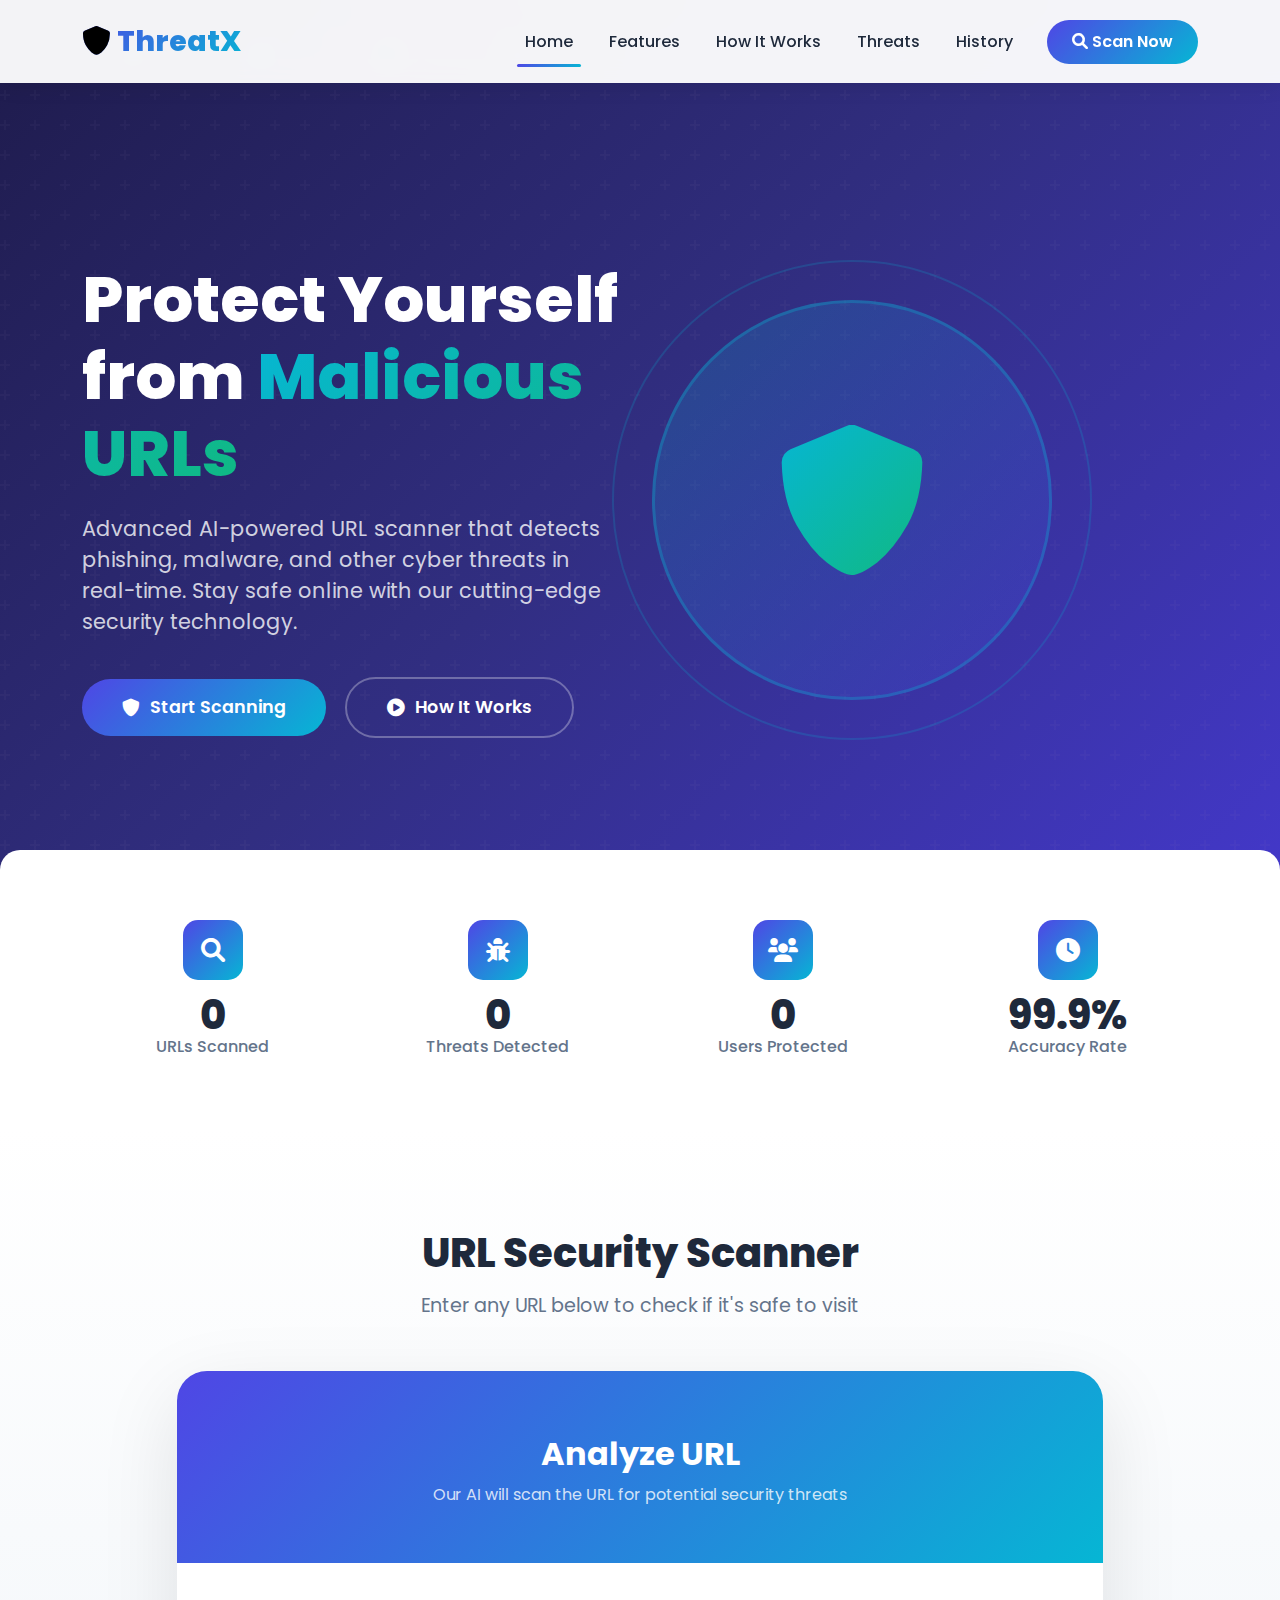
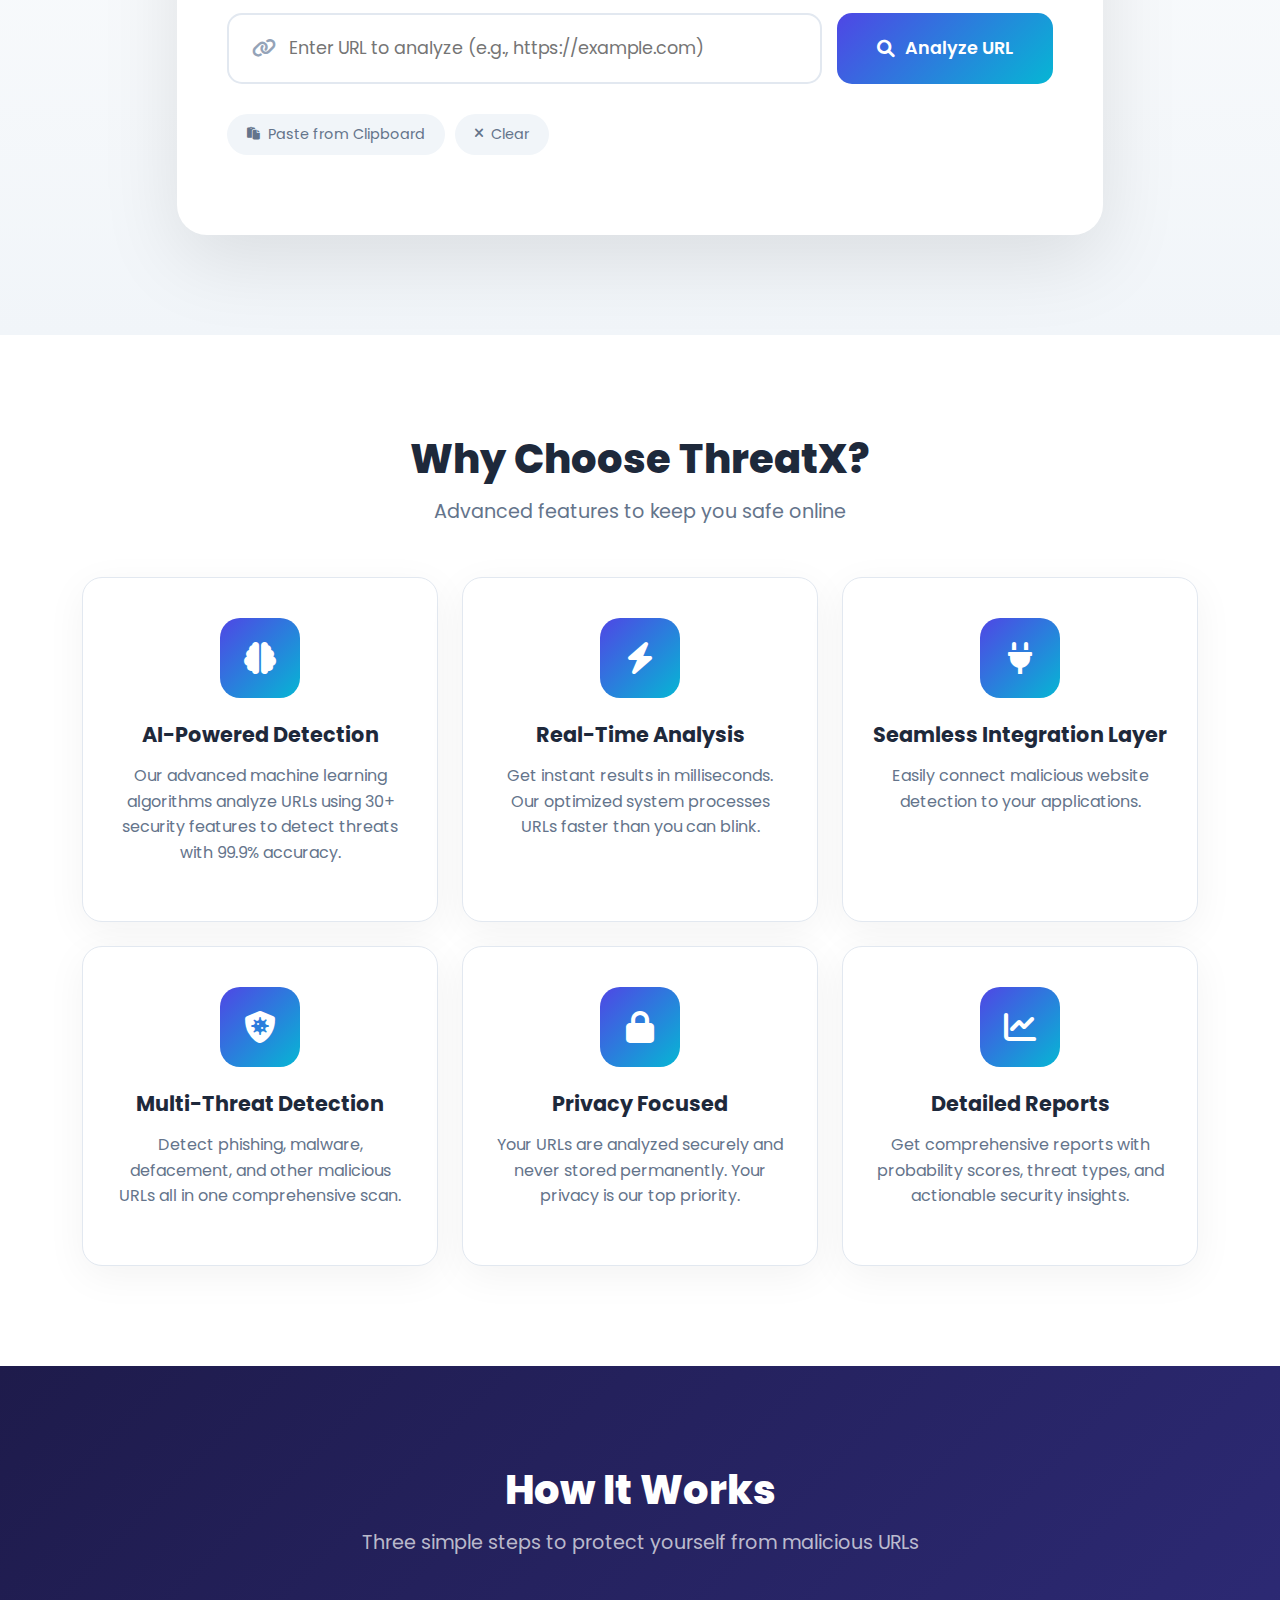
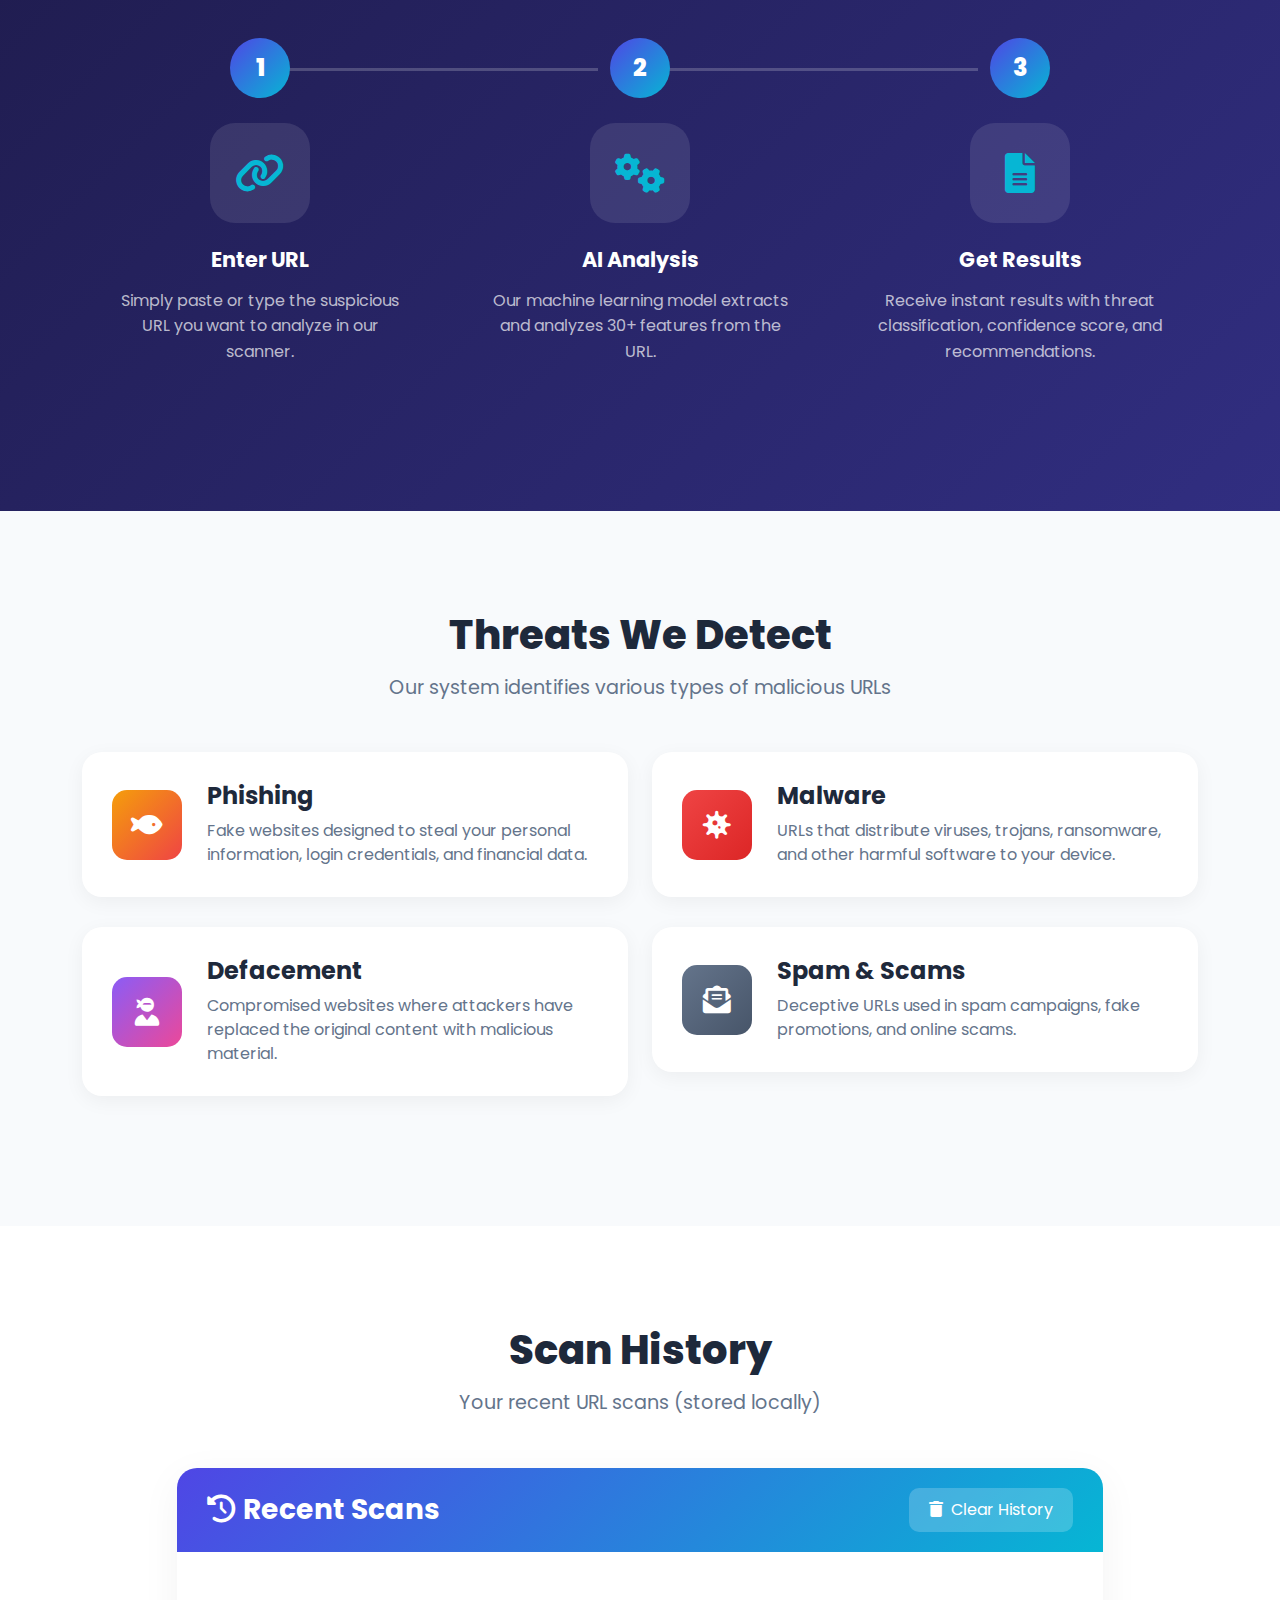
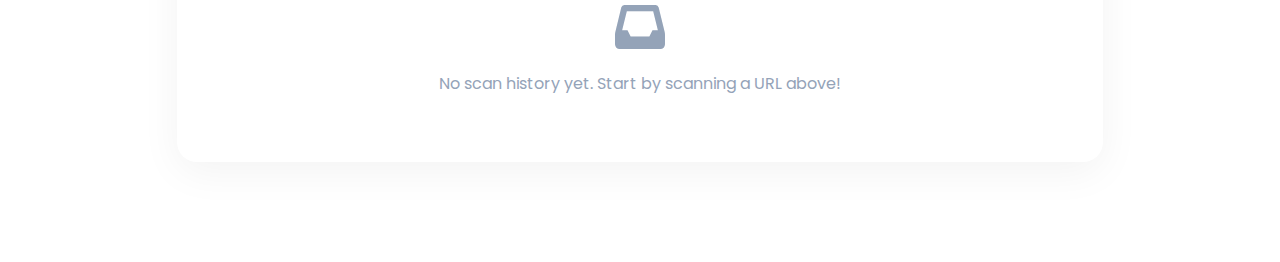
<file: Downloads/Malicious-Webpage-Detection-main/Malicious-Webpage-Detection-main/templates/index.html>
<!DOCTYPE html>
<html lang="en">
<head>
    <meta charset="UTF-8">
    <meta name="viewport" content="width=device-width, initial-scale=1.0">
    <title>SecureLink - Malicious URL Detector</title>
    <link href="https://cdn.jsdelivr.net/npm/bootstrap@5.1.3/dist/css/bootstrap.min.css" rel="stylesheet">
    <link href="https://cdnjs.cloudflare.com/ajax/libs/font-awesome/6.0.0/css/all.min.css" rel="stylesheet">
    <link href="https://fonts.googleapis.com/css2?family=Poppins:wght@300;400;500;600;700;800&display=swap" rel="stylesheet">
    
    <style>
        :root {
            --primary-color: #4f46e5;
            --primary-dark: #3730a3;
            --secondary-color: #06b6d4;
            --danger-color: #ef4444;
            --success-color: #10b981;
            --warning-color: #f59e0b;
            --dark-color: #1e293b;
            --light-color: #f8fafc;
            --gradient-primary: linear-gradient(135deg, #4f46e5 0%, #06b6d4 100%);
            --gradient-danger: linear-gradient(135deg, #ef4444 0%, #f97316 100%);
            --gradient-success: linear-gradient(135deg, #10b981 0%, #34d399 100%);
        }

        * {
            margin: 0;
            padding: 0;
            box-sizing: border-box;
        }

        body {
            font-family: 'Poppins', sans-serif;
            background-color: var(--light-color);
            overflow-x: hidden;
        }

        /* Custom Scrollbar */
        ::-webkit-scrollbar {
            width: 10px;
        }

        ::-webkit-scrollbar-track {
            background: var(--light-color);
        }

        ::-webkit-scrollbar-thumb {
            background: var(--primary-color);
            border-radius: 5px;
        }

        /* Navigation */
        .navbar {
            background: rgba(255, 255, 255, 0.95);
            backdrop-filter: blur(10px);
            box-shadow: 0 2px 20px rgba(0, 0, 0, 0.1);
            padding: 15px 0;
            transition: all 0.3s ease;
            z-index: 1000;
        }

        .navbar.scrolled {
            padding: 10px 0;
            background: rgba(255, 255, 255, 0.98);
        }

        .navbar-brand {
            font-weight: 800;
            font-size: 1.8rem;
            background: var(--gradient-primary);
            -webkit-background-clip: text;
            -webkit-text-fill-color: transparent;
            background-clip: text;
        }

        .navbar-brand i {
            color: 663399;
            -webkit-text-fill-color: initial;
        }

        .nav-link {
            font-weight: 500;
            color: var(--dark-color) !important;
            margin: 0 10px;
            position: relative;
            transition: all 0.3s ease;
        }

        .nav-link::after {
            content: '';
            position: absolute;
            width: 0;
            height: 3px;
            bottom: -5px;
            left: 50%;
            background: var(--gradient-primary);
            transition: all 0.3s ease;
            transform: translateX(-50%);
            border-radius: 2px;
        }

        .nav-link:hover::after,
        .nav-link.active::after {
            width: 100%;
        }

        .nav-link:hover {
            color: var(--primary-color) !important;
        }

        .btn-nav {
            background: var(--gradient-primary);
            color: white !important;
            padding: 10px 25px !important;
            border-radius: 50px;
            font-weight: 600;
            transition: all 0.3s ease;
            border: none;
        }

        .btn-nav:hover {
            transform: translateY(-2px);
            box-shadow: 0 10px 30px rgba(79, 70, 229, 0.4);
        }

        /* Hero Section */
        .hero-section {
            background: linear-gradient(135deg, #1e1b4b 0%, #312e81 50%, #4338ca 100%);
            min-height: 100vh;
            display: flex;
            align-items: center;
            position: relative;
            overflow: hidden;
            padding-top: 100px;
        }

        .hero-section::before {
            content: '';
            position: absolute;
            top: 0;
            left: 0;
            right: 0;
            bottom: 0;
            background: url("data:image/svg+xml,%3Csvg width='60' height='60' viewBox='0 0 60 60' xmlns='http://www.w3.org/2000/svg'%3E%3Cg fill='none' fill-rule='evenodd'%3E%3Cg fill='%239C92AC' fill-opacity='0.05'%3E%3Cpath d='M36 34v-4h-2v4h-4v2h4v4h2v-4h4v-2h-4zm0-30V0h-2v4h-4v2h4v4h2V6h4V4h-4zM6 34v-4H4v4H0v2h4v4h2v-4h4v-2H6zM6 4V0H4v4H0v2h4v4h2V6h4V4H6z'/%3E%3C/g%3E%3C/g%3E%3C/svg%3E");
        }

        .hero-content {
            position: relative;
            z-index: 2;
        }

        .hero-title {
            font-size: 4rem;
            font-weight: 800;
            color: white;
            line-height: 1.2;
            margin-bottom: 20px;
            animation: fadeInUp 1s ease;
        }

        .hero-title span {
            background: linear-gradient(135deg, #06b6d4 0%, #10b981 100%);
            -webkit-background-clip: text;
            -webkit-text-fill-color: transparent;
            background-clip: text;
        }

        .hero-subtitle {
            font-size: 1.3rem;
            color: rgba(255, 255, 255, 0.8);
            margin-bottom: 40px;
            animation: fadeInUp 1s ease 0.2s both;
        }

        .hero-buttons {
            animation: fadeInUp 1s ease 0.4s both;
        }

        .btn-hero-primary {
            background: var(--gradient-primary);
            color: white;
            padding: 15px 40px;
            border-radius: 50px;
            font-weight: 600;
            font-size: 1.1rem;
            border: none;
            transition: all 0.3s ease;
            display: inline-flex;
            align-items: center;
            gap: 10px;
            text-decoration: none;
        }

        .btn-hero-primary:hover {
            transform: translateY(-3px);
            box-shadow: 0 20px 40px rgba(79, 70, 229, 0.4);
            color: white;
        }

        .btn-hero-secondary {
            background: transparent;
            color: white;
            padding: 15px 40px;
            border-radius: 50px;
            font-weight: 600;
            font-size: 1.1rem;
            border: 2px solid rgba(255, 255, 255, 0.3);
            transition: all 0.3s ease;
            display: inline-flex;
            align-items: center;
            gap: 10px;
            margin-left: 15px;
            text-decoration: none;
        }

        .btn-hero-secondary:hover {
            background: rgba(255, 255, 255, 0.1);
            border-color: white;
            color: white;
        }

        .hero-image {
            animation: float 6s ease-in-out infinite;
        }

        .hero-shield {
            width: 400px;
            height: 400px;
            background: linear-gradient(135deg, rgba(6, 182, 212, 0.2) 0%, rgba(79, 70, 229, 0.2) 100%);
            border-radius: 50%;
            display: flex;
            align-items: center;
            justify-content: center;
            position: relative;
        }

        .hero-shield i {
            font-size: 150px;
            background: linear-gradient(135deg, #06b6d4 0%, #10b981 100%);
            -webkit-background-clip: text;
            -webkit-text-fill-color: transparent;
            background-clip: text;
        }

        .hero-shield::before {
            content: '';
            position: absolute;
            width: 100%;
            height: 100%;
            border: 3px solid rgba(6, 182, 212, 0.3);
            border-radius: 50%;
            animation: pulse-ring 2s infinite;
        }

        .hero-shield::after {
            content: '';
            position: absolute;
            width: 120%;
            height: 120%;
            border: 2px solid rgba(6, 182, 212, 0.2);
            border-radius: 50%;
            animation: pulse-ring 2s infinite 0.5s;
        }

        /* Floating particles */
        .particles {
            position: absolute;
            width: 100%;
            height: 100%;
            overflow: hidden;
        }

        .particle {
            position: absolute;
            width: 10px;
            height: 10px;
            background: rgba(6, 182, 212, 0.5);
            border-radius: 50%;
            animation: particleFloat 15s infinite;
        }

        .particle:nth-child(1) { left: 10%; animation-delay: 0s; }
        .particle:nth-child(2) { left: 20%; animation-delay: 2s; }
        .particle:nth-child(3) { left: 30%; animation-delay: 4s; }
        .particle:nth-child(4) { left: 40%; animation-delay: 6s; }
        .particle:nth-child(5) { left: 50%; animation-delay: 8s; }
        .particle:nth-child(6) { left: 60%; animation-delay: 10s; }
        .particle:nth-child(7) { left: 70%; animation-delay: 12s; }
        .particle:nth-child(8) { left: 80%; animation-delay: 14s; }

        @keyframes particleFloat {
            0%, 100% { transform: translateY(100vh) rotate(0deg); opacity: 0; }
            10% { opacity: 1; }
            90% { opacity: 1; }
            100% { transform: translateY(-100vh) rotate(720deg); opacity: 0; }
        }

        /* Stats Section */
        .stats-section {
            background: white;
            padding: 40px 0;
            margin-top: -50px;
            position: relative;
            z-index: 10;
            border-radius: 20px 20px 0 0;
        }

        .stat-card {
            text-align: center;
            padding: 30px;
            border-right: 1px solid #e5e7eb;
            transition: all 0.3s ease;
        }

        .stat-card:last-child {
            border-right: none;
        }

        .stat-card:hover {
            transform: translateY(-5px);
        }

        .stat-icon {
            width: 60px;
            height: 60px;
            background: var(--gradient-primary);
            border-radius: 15px;
            display: flex;
            align-items: center;
            justify-content: center;
            margin: 0 auto 15px;
        }

        .stat-icon i {
            font-size: 24px;
            color: white;
        }

        .stat-number {
            font-size: 2.5rem;
            font-weight: 800;
            color: var(--dark-color);
            line-height: 1;
        }

        .stat-label {
            color: #64748b;
            font-weight: 500;
        }

        /* Scanner Section */
        .scanner-section {
            padding: 100px 0;
            background: linear-gradient(180deg, #ffffff 0%, #f1f5f9 100%);
        }

        .section-title {
            font-size: 2.5rem;
            font-weight: 800;
            color: var(--dark-color);
            text-align: center;
            margin-bottom: 15px;
        }

        .section-subtitle {
            color: #64748b;
            text-align: center;
            font-size: 1.2rem;
            margin-bottom: 50px;
        }

        .scanner-card {
            background: white;
            border-radius: 30px;
            box-shadow: 0 25px 80px rgba(0, 0, 0, 0.1);
            overflow: hidden;
            transition: all 0.3s ease;
        }

        .scanner-card:hover {
            transform: translateY(-10px);
            box-shadow: 0 35px 100px rgba(0, 0, 0, 0.15);
        }

        .scanner-header {
            background: var(--gradient-primary);
            padding: 40px;
            text-align: center;
            position: relative;
            overflow: hidden;
        }

        .scanner-header::before {
            content: '';
            position: absolute;
            top: -50%;
            left: -50%;
            width: 200%;
            height: 200%;
        }

        @keyframes rotate {
            from { transform: rotate(0deg); }
            to { transform: rotate(360deg); }
        }

        .scanner-header h2 {
            color: white;
            font-size: 2rem;
            font-weight: 700;
            margin-bottom: 10px;
            position: relative;
            z-index: 2;
        }

        .scanner-header p {
            color: rgba(255, 255, 255, 0.8);
            position: relative;
            z-index: 2;
        }

        .scanner-body {
            padding: 50px;
        }

        .url-input-group {
            display: flex;
            gap: 15px;
            margin-bottom: 30px;
        }

        .url-input-wrapper {
            flex: 1;
            position: relative;
        }

        .url-input-wrapper i {
            position: absolute;
            left: 25px;
            top: 50%;
            transform: translateY(-50%);
            color: #94a3b8;
            font-size: 1.2rem;
        }

        .url-input {
            width: 100%;
            padding: 20px 25px 20px 60px;
            border: 2px solid #e2e8f0;
            border-radius: 15px;
            font-size: 1.1rem;
            transition: all 0.3s ease;
        }

        .url-input:focus {
            outline: none;
            border-color: var(--primary-color);
            box-shadow: 0 0 0 4px rgba(79, 70, 229, 0.1);
        }

        .btn-scan {
            background: var(--gradient-primary);
            color: white;
            padding: 20px 40px;
            border: none;
            border-radius: 15px;
            font-size: 1.1rem;
            font-weight: 600;
            cursor: pointer;
            transition: all 0.3s ease;
            display: flex;
            align-items: center;
            gap: 10px;
            white-space: nowrap;
        }

        .btn-scan:hover {
            transform: translateY(-2px);
            box-shadow: 0 15px 40px rgba(79, 70, 229, 0.4);
        }

        .btn-scan:disabled {
            opacity: 0.7;
            cursor: not-allowed;
            transform: none;
        }

        .btn-scan i {
            transition: all 0.3s ease;
        }

        .btn-scan:hover i {
            transform: rotate(90deg);
        }

        /* Quick Actions */
        .quick-actions {
            display: flex;
            gap: 10px;
            flex-wrap: wrap;
            margin-bottom: 30px;
        }

        .quick-action-btn {
            background: #f1f5f9;
            border: none;
            padding: 10px 20px;
            border-radius: 50px;
            font-size: 0.9rem;
            color: #64748b;
            cursor: pointer;
            transition: all 0.3s ease;
            display: flex;
            align-items: center;
            gap: 8px;
        }

        .quick-action-btn:hover {
            background: var(--primary-color);
            color: white;
            transform: translateY(-2px);
        }

        .quick-action-btn i {
            font-size: 0.8rem;
        }

        /* Loading State */
        .loading-container {
            display: none;
            text-align: center;
            padding: 40px;
        }

        .loading-spinner {
            width: 80px;
            height: 80px;
            border: 4px solid #e2e8f0;
            border-top-color: var(--primary-color);
            border-radius: 50%;
            animation: spin 1s linear infinite;
            margin: 0 auto 20px;
        }

        @keyframes spin {
            to { transform: rotate(360deg); }
        }

        .loading-text {
            color: #64748b;
            font-size: 1.1rem;
        }

        .loading-steps {
            margin-top: 20px;
        }

        .loading-step {
            display: flex;
            align-items: center;
            justify-content: center;
            gap: 10px;
            padding: 10px;
            color: #94a3b8;
            transition: all 0.3s ease;
        }

        .loading-step.active {
            color: var(--primary-color);
        }

        .loading-step.completed {
            color: var(--success-color);
        }

        .loading-step i {
            width: 20px;
        }

        /* Result Section */
        .result-container {
            display: none;
            animation: fadeInUp 0.5s ease;
        }

        .result-card {
            background: white;
            border-radius: 20px;
            padding: 40px;
            border: 2px solid transparent;
            transition: all 0.3s ease;
        }

        .result-card.safe {
            border-color: var(--success-color);
            background: linear-gradient(135deg, rgba(16, 185, 129, 0.05) 0%, rgba(52, 211, 153, 0.05) 100%);
        }

        .result-card.danger {
            border-color: var(--danger-color);
            background: linear-gradient(135deg, rgba(239, 68, 68, 0.05) 0%, rgba(249, 115, 22, 0.05) 100%);
            animation: dangerPulse 2s infinite;
        }

        .result-card.warning {
            border-color: var(--warning-color);
            background: linear-gradient(135deg, rgba(245, 158, 11, 0.05) 0%, rgba(251, 191, 36, 0.05) 100%);
        }

        @keyframes dangerPulse {
            0%, 100% { box-shadow: 0 0 0 0 rgba(239, 68, 68, 0.4); }
            50% { box-shadow: 0 0 0 20px rgba(239, 68, 68, 0); }
        }

        .result-header {
            display: flex;
            align-items: center;
            gap: 25px;
            margin-bottom: 30px;
        }

        .result-icon {
            width: 100px;
            height: 100px;
            border-radius: 25px;
            display: flex;
            align-items: center;
            justify-content: center;
        }

        .result-icon.safe {
            background: var(--gradient-success);
        }

        .result-icon.danger {
            background: var(--gradient-danger);
        }

        .result-icon.warning {
            background: linear-gradient(135deg, #f59e0b 0%, #fbbf24 100%);
        }

        .result-icon i {
            font-size: 40px;
            color: white;
        }

        .result-title {
            font-size: 1.8rem;
            font-weight: 700;
            margin-bottom: 5px;
        }

        .result-title.safe { color: var(--success-color); }
        .result-title.danger { color: var(--danger-color); }
        .result-title.warning { color: var(--warning-color); }

        .result-subtitle {
            color: #64748b;
            font-size: 1.1rem;
        }

        .result-stats {
            display: grid;
            grid-template-columns: repeat(3, 1fr);
            gap: 20px;
            margin-bottom: 30px;
        }

        .result-stat {
            background: white;
            padding: 25px;
            border-radius: 15px;
            text-align: center;
            box-shadow: 0 5px 20px rgba(0, 0, 0, 0.05);
            transition: all 0.3s ease;
        }

        .result-stat:hover {
            transform: translateY(-5px);
            box-shadow: 0 10px 30px rgba(0, 0, 0, 0.1);
        }

        .result-stat-label {
            color: #94a3b8;
            font-size: 0.9rem;
            margin-bottom: 10px;
            text-transform: uppercase;
            letter-spacing: 1px;
        }

        .result-stat-value {
            font-size: 1.5rem;
            font-weight: 700;
            color: var(--dark-color);
        }

        .result-stat-value.safe { color: var(--success-color); }
        .result-stat-value.danger { color: var(--danger-color); }

        /* Probability Bar */
        .probability-section {
            margin-top: 30px;
        }

        .probability-title {
            font-size: 1.1rem;
            font-weight: 600;
            color: var(--dark-color);
            margin-bottom: 20px;
        }

        .probability-bar {
            display: flex;
            align-items: center;
            margin-bottom: 15px;
        }

        .probability-label {
            width: 120px;
            font-weight: 500;
            color: #64748b;
        }

        .probability-track {
            flex: 1;
            height: 12px;
            background: #e2e8f0;
            border-radius: 6px;
            overflow: hidden;
            margin: 0 15px;
        }

        .probability-fill {
            height: 100%;
            border-radius: 6px;
            transition: width 1s ease;
        }

        .probability-fill.benign { background: var(--gradient-success); }
        .probability-fill.malicious { background: var(--gradient-danger); }
        .probability-fill.phishing { background: linear-gradient(135deg, #f59e0b 0%, #ef4444 100%); }
        .probability-fill.defacement { background: linear-gradient(135deg, #8b5cf6 0%, #ec4899 100%); }

        .probability-value {
            width: 60px;
            font-weight: 600;
            text-align: right;
            color: var(--dark-color);
        }

        /* URL Details */
        .url-details {
            background: #f8fafc;
            padding: 20px;
            border-radius: 15px;
            margin-top: 20px;
        }

        .url-details-title {
            font-weight: 600;
            color: var(--dark-color);
            margin-bottom: 15px;
            display: flex;
            align-items: center;
            gap: 10px;
        }

        .url-analyzed {
            background: white;
            padding: 15px 20px;
            border-radius: 10px;
            word-break: break-all;
            font-family: monospace;
            color: #64748b;
            display: flex;
            align-items: center;
            justify-content: space-between;
            gap: 15px;
        }

        .btn-copy {
            background: var(--primary-color);
            color: white;
            border: none;
            padding: 10px 20px;
            border-radius: 8px;
            cursor: pointer;
            transition: all 0.3s ease;
            white-space: nowrap;
        }

        .btn-copy:hover {
            background: var(--primary-dark);
        }

        /* Action Buttons */
        .result-actions {
            display: flex;
            gap: 15px;
            margin-top: 30px;
            flex-wrap: wrap;
        }

        .btn-action {
            padding: 15px 30px;
            border-radius: 12px;
            font-weight: 600;
            cursor: pointer;
            transition: all 0.3s ease;
            display: flex;
            align-items: center;
            gap: 10px;
            border: none;
        }

        .btn-action-primary {
            background: var(--gradient-primary);
            color: white;
        }

        .btn-action-primary:hover {
            transform: translateY(-2px);
            box-shadow: 0 10px 30px rgba(79, 70, 229, 0.3);
        }

        .btn-action-secondary {
            background: #f1f5f9;
            color: #64748b;
        }

        .btn-action-secondary:hover {
            background: #e2e8f0;
            transform: translateY(-2px);
        }

        /* Features Section */
        .features-section {
            padding: 100px 0;
            background: white;
        }

        .feature-card {
            background: white;
            padding: 40px 30px;
            border-radius: 20px;
            text-align: center;
            box-shadow: 0 10px 40px rgba(0, 0, 0, 0.05);
            transition: all 0.3s ease;
            height: 100%;
            border: 1px solid #e2e8f0;
        }

        .feature-card:hover {
            transform: translateY(-10px);
            box-shadow: 0 25px 60px rgba(0, 0, 0, 0.1);
            border-color: transparent;
        }

        .feature-icon {
            width: 80px;
            height: 80px;
            background: var(--gradient-primary);
            border-radius: 20px;
            display: flex;
            align-items: center;
            justify-content: center;
            margin: 0 auto 25px;
            transition: all 0.3s ease;
        }

        .feature-card:hover .feature-icon {
            transform: scale(1.1) rotate(5deg);
        }

        .feature-icon i {
            font-size: 32px;
            color: white;
        }

        .feature-title {
            font-size: 1.3rem;
            font-weight: 700;
            color: var(--dark-color);
            margin-bottom: 15px;
        }

        .feature-desc {
            color: #64748b;
            line-height: 1.6;
        }

        /* How It Works Section */
        .how-it-works-section {
            padding: 100px 0;
            background: linear-gradient(135deg, #1e1b4b 0%, #312e81 100%);
            position: relative;
            overflow: hidden;
        }

        .how-it-works-section .section-title {
            color: white;
        }

        .how-it-works-section .section-subtitle {
            color: rgba(255, 255, 255, 0.7);
        }

        .step-card {
            text-align: center;
            padding: 30px;
            position: relative;
        }

        .step-number {
            width: 60px;
            height: 60px;
            background: var(--gradient-primary);
            border-radius: 50%;
            display: flex;
            align-items: center;
            justify-content: center;
            font-size: 1.5rem;
            font-weight: 800;
            color: white;
            margin: 0 auto 25px;
            position: relative;
            z-index: 2;
        }

        .step-connector {
            position: absolute;
            top: 60px;
            left: 55%;
            width: 90%;
            height: 3px;
            background: rgba(255, 255, 255, 0.2);
        }

        .step-icon {
            width: 100px;
            height: 100px;
            background: rgba(255, 255, 255, 0.1);
            border-radius: 25px;
            display: flex;
            align-items: center;
            justify-content: center;
            margin: 0 auto 25px;
            transition: all 0.3s ease;
        }

        .step-card:hover .step-icon {
            background: rgba(255, 255, 255, 0.2);
            transform: scale(1.1);
        }

        .step-icon i {
            font-size: 40px;
            color: #06b6d4;
        }

        .step-title {
            font-size: 1.3rem;
            font-weight: 700;
            color: white;
            margin-bottom: 15px;
        }

        .step-desc {
            color: rgba(255, 255, 255, 0.7);
            line-height: 1.6;
        }

        /* Threat Types Section */
        .threats-section {
            padding: 100px 0;
            background: #f8fafc;
        }

        .threat-card {
            background: white;
            border-radius: 20px;
            padding: 30px;
            margin-bottom: 30px;
            box-shadow: 0 5px 20px rgba(0, 0, 0, 0.05);
            transition: all 0.3s ease;
            display: flex;
            align-items: center;
            gap: 25px;
        }

        .threat-card:hover {
            transform: translateX(10px);
            box-shadow: 0 15px 40px rgba(0, 0, 0, 0.1);
        }

        .threat-icon {
            width: 70px;
            height: 70px;
            border-radius: 15px;
            display: flex;
            align-items: center;
            justify-content: center;
            flex-shrink: 0;
        }

        .threat-icon i {
            font-size: 28px;
            color: white;
        }

        .threat-icon.phishing { background: linear-gradient(135deg, #f59e0b 0%, #ef4444 100%); }
        .threat-icon.malware { background: linear-gradient(135deg, #ef4444 0%, #dc2626 100%); }
        .threat-icon.defacement { background: linear-gradient(135deg, #8b5cf6 0%, #ec4899 100%); }
        .threat-icon.spam { background: linear-gradient(135deg, #64748b 0%, #475569 100%); }

        .threat-content h4 {
            font-weight: 700;
            color: var(--dark-color);
            margin-bottom: 8px;
        }

        .threat-content p {
            color: #64748b;
            margin: 0;
        }

        /* History Section */
        .history-section {
            padding: 100px 0;
            background: white;
        }

        .history-table {
            background: white;
            border-radius: 20px;
            overflow: hidden;
            box-shadow: 0 10px 40px rgba(0, 0, 0, 0.05);
        }

        .history-header {
            background: var(--gradient-primary);
            padding: 20px 30px;
            color: white;
            display: flex;
            justify-content: space-between;
            align-items: center;
        }

        .history-header h3 {
            margin: 0;
            font-weight: 700;
        }

        .btn-clear-history {
            background: rgba(255, 255, 255, 0.2);
            color: white;
            border: none;
            padding: 10px 20px;
            border-radius: 10px;
            cursor: pointer;
            transition: all 0.3s ease;
        }

        .btn-clear-history:hover {
            background: rgba(255, 255, 255, 0.3);
        }

        .history-list {
            max-height: 400px;
            overflow-y: auto;
        }

        .history-item {
            display: flex;
            align-items: center;
            padding: 20px 30px;
            border-bottom: 1px solid #e2e8f0;
            transition: all 0.3s ease;
            cursor: pointer;
        }

        .history-item:hover {
            background: #f8fafc;
        }

        .history-item:last-child {
            border-bottom: none;
        }

        .history-status {
            width: 12px;
            height: 12px;
            border-radius: 50%;
            margin-right: 20px;
        }

        .history-status.safe { background: var(--success-color); }
        .history-status.danger { background: var(--danger-color); }

        .history-url {
            flex: 1;
            font-family: monospace;
            color: #64748b;
            white-space: nowrap;
            overflow: hidden;
            text-overflow: ellipsis;
        }

        .history-result {
            font-weight: 600;
            margin-left: 20px;
        }

        .history-result.safe { color: var(--success-color); }
        .history-result.danger { color: var(--danger-color); }

        .history-time {
            color: #94a3b8;
            font-size: 0.9rem;
            margin-left: 20px;
        }

        .history-empty {
            padding: 50px;
            text-align: center;
            color: #94a3b8;
        }

        .history-empty i {
            font-size: 50px;
            margin-bottom: 20px;
            display: block;
        }

        /* Footer */
        .footer {
            background: linear-gradient(135deg, #1e1b4b 0%, #312e81 100%);
            padding: 80px 0 30px;
            color: white;
        }

        .footer-brand {
            font-size: 1.8rem;
            font-weight: 800;
            margin-bottom: 15px;
        }

        .footer-brand i {
            color: #06b6d4;
        }

        .footer-desc {
            color: rgba(255, 255, 255, 0.7);
            margin-bottom: 25px;
            line-height: 1.8;
        }

        .footer-social {
            display: flex;
            gap: 15px;
        }

        .footer-social a {
            width: 45px;
            height: 45px;
            background: rgba(255, 255, 255, 0.1);
            border-radius: 12px;
            display: flex;
            align-items: center;
            justify-content: center;
            color: white;
            transition: all 0.3s ease;
        }

        .footer-social a:hover {
            background: var(--primary-color);
            transform: translateY(-5px);
        }

        .footer-title {
            font-size: 1.2rem;
            font-weight: 700;
            margin-bottom: 25px;
        }

        .footer-links {
            list-style: none;
            padding: 0;
        }

        .footer-links li {
            margin-bottom: 15px;
        }

        .footer-links a {
            color: rgba(255, 255, 255, 0.7);
            text-decoration: none;
            transition: all 0.3s ease;
            display: flex;
            align-items: center;
            gap: 10px;
        }

        .footer-links a:hover {
            color: white;
            padding-left: 10px;
        }

        .footer-bottom {
            border-top: 1px solid rgba(255, 255, 255, 0.1);
            padding-top: 30px;
            margin-top: 50px;
            text-align: center;
            color: rgba(255, 255, 255, 0.5);
        }

        /* Animations */
        @keyframes fadeInUp {
            from {
                opacity: 0;
                transform: translateY(30px);
            }
            to {
                opacity: 1;
                transform: translateY(0);
            }
        }

        @keyframes float {
            0%, 100% { transform: translateY(0); }
            50% { transform: translateY(-20px); }
        }

        @keyframes pulse-ring {
            0% { transform: scale(1); opacity: 1; }
            100% { transform: scale(1.3); opacity: 0; }
        }

        /* Toast Notification */
        .toast-container {
            position: fixed;
            top: 100px;
            right: 30px;
            z-index: 9999;
        }

        .toast {
            background: white;
            padding: 20px 25px;
            border-radius: 15px;
            box-shadow: 0 10px 40px rgba(0, 0, 0, 0.15);
            display: flex;
            align-items: center;
            gap: 15px;
            margin-bottom: 15px;
            transform: translateX(400px);
            transition: all 0.5s ease;
            min-width: 300px;
        }

        .toast.show {
            transform: translateX(0);
        }

        .toast-icon {
            width: 40px;
            height: 40px;
            border-radius: 10px;
            display: flex;
            align-items: center;
            justify-content: center;
        }

        .toast-icon.success { background: var(--gradient-success); }
        .toast-icon.error { background: var(--gradient-danger); }
        .toast-icon.info { background: var(--gradient-primary); }

        .toast-icon i {
            color: white;
            font-size: 18px;
        }

        .toast-content h4 {
            font-size: 1rem;
            font-weight: 600;
            margin-bottom: 3px;
            color: var(--dark-color);
        }

        .toast-content p {
            font-size: 0.9rem;
            color: #64748b;
            margin: 0;
        }

        /* Mobile Menu */
        .mobile-menu-toggle {
            display: none;
            background: none;
            border: none;
            font-size: 1.5rem;
            color: var(--dark-color);
            cursor: pointer;
        }

        /* Responsive Styles */
        @media (max-width: 991px) {
            .mobile-menu-toggle {
                display: block;
            }

            .navbar-nav {
                display: none;
                position: absolute;
                top: 100%;
                left: 0;
                right: 0;
                background: white;
                padding: 20px;
                box-shadow: 0 10px 30px rgba(0, 0, 0, 0.1);
                flex-direction: column;
            }

            .navbar-nav.active {
                display: flex;
            }

            .nav-link {
                padding: 15px 0;
            }

            .nav-link::after {
                display: none;
            }

            .hero-title {
                font-size: 2.5rem;
            }

            .hero-buttons {
                display: flex;
                flex-direction: column;
                gap: 15px;
            }

            .btn-hero-secondary {
                margin-left: 0;
            }

            .hero-shield {
                width: 250px;
                height: 250px;
            }

            .hero-shield i {
                font-size: 80px;
            }

            .url-input-group {
                flex-direction: column;
            }

            .btn-scan {
                width: 100%;
                justify-content: center;
            }

            .result-stats {
                grid-template-columns: 1fr;
            }

            .stat-card {
                border-right: none;
                border-bottom: 1px solid #e5e7eb;
            }

            .stat-card:last-child {
                border-bottom: none;
            }

            .step-connector {
                display: none;
            }

            .threat-card {
                flex-direction: column;
                text-align: center;
            }
        }

        @media (max-width: 576px) {
            .hero-section {
                padding-top: 80px;
            }

            .scanner-body {
                padding: 30px 20px;
            }

            .scanner-header {
                padding: 30px 20px;
            }

            .result-header {
                flex-direction: column;
                text-align: center;
            }

            .result-actions {
                justify-content: center;
            }
        }
    </style>
</head>
<body>
    <!-- Navigation -->
    <nav class="navbar navbar-expand-lg fixed-top" id="mainNavbar">
        <div class="container">
            <a class="navbar-brand" href="#">
                <i class="fas fa-shield-alt"></i> ThreatX
            </a>
            <button class="mobile-menu-toggle" id="mobileMenuToggle">
                <i class="fas fa-bars"></i>
            </button>
            <ul class="navbar-nav ms-auto align-items-center" id="navbarNav">
                <li class="nav-item">
                    <a class="nav-link active" href="#home">Home</a>
                </li>
                <li class="nav-item">
                    <a class="nav-link" href="#features">Features</a>
                </li>
                <li class="nav-item">
                    <a class="nav-link" href="#how-it-works">How It Works</a>
                </li>
                <li class="nav-item">
                    <a class="nav-link" href="#threats">Threats</a>
                </li>
                <li class="nav-item">
                    <a class="nav-link" href="#history">History</a>
                </li>
                <li class="nav-item ms-lg-3">
                    <a class="btn btn-nav" href="#scanner">
                        <i class="fas fa-search"></i> Scan Now
                    </a>
                </li>
            </ul>
        </div>
    </nav>

    <!-- Hero Section -->
    <section class="hero-section" id="home">
        <div class="particles">
            <div class="particle"></div>
            <div class="particle"></div>
            <div class="particle"></div>
            <div class="particle"></div>
            <div class="particle"></div>
            <div class="particle"></div>
            <div class="particle"></div>
            <div class="particle"></div>
        </div>
        <div class="container">
            <div class="row align-items-center">
                <div class="col-lg-6">
                    <div class="hero-content">
                        <h1 class="hero-title">
                            Protect Yourself from <span>Malicious URLs</span>
                        </h1>
                        <p class="hero-subtitle">
                            Advanced AI-powered URL scanner that detects phishing, malware, and other cyber threats in real-time. Stay safe online with our cutting-edge security technology.
                        </p>
                        <div class="hero-buttons">
                            <a href="#scanner" class="btn-hero-primary">
                                <i class="fas fa-shield-alt"></i> Start Scanning
                            </a>
                            <a href="#how-it-works" class="btn-hero-secondary">
                                <i class="fas fa-play-circle"></i> How It Works
                            </a>
                        </div>
                    </div>
                </div>
                <div class="col-lg-6 d-none d-lg-block">
                    <div class="hero-image text-center">
                        <div class="hero-shield">
                            <i class="fas fa-shield-alt"></i>
                        </div>
                    </div>
                </div>
            </div>
        </div>
    </section>

    <!-- Stats Section -->
    <section class="stats-section">
        <div class="container">
            <div class="row">
                <div class="col-md-3 col-6">
                    <div class="stat-card">
                        <div class="stat-icon">
                            <i class="fas fa-search"></i>
                        </div>
                        <div class="stat-number" data-count="1000000">0</div>
                        <div class="stat-label">URLs Scanned</div>
                    </div>
                </div>
                <div class="col-md-3 col-6">
                    <div class="stat-card">
                        <div class="stat-icon">
                            <i class="fas fa-bug"></i>
                        </div>
                        <div class="stat-number" data-count="50000">0</div>
                        <div class="stat-label">Threats Detected</div>
                    </div>
                </div>
                <div class="col-md-3 col-6">
                    <div class="stat-card">
                        <div class="stat-icon">
                            <i class="fas fa-users"></i>
                        </div>
                        <div class="stat-number" data-count="100000">0</div>
                        <div class="stat-label">Users Protected</div>
                    </div>
                </div>
                <div class="col-md-3 col-6">
                    <div class="stat-card">
                        <div class="stat-icon">
                            <i class="fas fa-clock"></i>
                        </div>
                        <div class="stat-number">99.9%</div>
                        <div class="stat-label">Accuracy Rate</div>
                    </div>
                </div>
            </div>
        </div>
    </section>

    <!-- Scanner Section -->
    <section class="scanner-section" id="scanner">
        <div class="container">
            <h2 class="section-title">URL Security Scanner</h2>
            <p class="section-subtitle">Enter any URL below to check if it's safe to visit</p>
            
            <div class="row justify-content-center">
                <div class="col-lg-10">
                    <div class="scanner-card">
                        <div class="scanner-header">
                            <i class="fas fa-radar fa-3x mb-3" style="color: rgba(255,255,255,0.9);"></i>
                            <h2>Analyze URL</h2>
                            <p>Our AI will scan the URL for potential security threats</p>
                        </div>
                        <div class="scanner-body">
                            <div class="url-input-group">
                                <div class="url-input-wrapper">
                                    <i class="fas fa-link"></i>
                                    <input type="url" class="url-input" id="urlInput" 
                                           placeholder="Enter URL to analyze (e.g., https://example.com)">
                                </div>
                                <button class="btn-scan" id="scanBtn">
                                    <i class="fas fa-search"></i> Analyze URL
                                </button>
                            </div>

                            <div class="quick-actions">
                                <button class="quick-action-btn" onclick="pasteFromClipboard()">
                                    <i class="fas fa-paste"></i> Paste from Clipboard
                                </button>
                                <button class="quick-action-btn" onclick="clearInput()">
                                    <i class="fas fa-times"></i> Clear
                                </button>
                            </div>

                            <!-- Loading State -->
                            <div class="loading-container" id="loadingContainer">
                                <div class="loading-spinner"></div>
                                <p class="loading-text">Analyzing URL security...</p>
                                <div class="loading-steps">
                                    <div class="loading-step" id="step1">
                                        <i class="fas fa-circle-notch fa-spin"></i>
                                        <span>Extracting URL features</span>
                                    </div>
                                    <div class="loading-step" id="step2">
                                        <i class="fas fa-circle"></i>
                                        <span>Running ML model analysis</span>
                                    </div>
                                    <div class="loading-step" id="step3">
                                        <i class="fas fa-circle"></i>
                                        <span>Generating security report</span>
                                    </div>
                                </div>
                            </div>

                            <!-- Result Section -->
                            <div class="result-container" id="resultContainer">
                                <div class="result-card" id="resultCard">
                                    <div class="result-header">
                                        <div class="result-icon" id="resultIconWrapper">
                                            <i id="resultIcon" class="fas fa-check"></i>
                                        </div>
                                        <div>
                                            <h3 class="result-title" id="resultTitle">Safe URL</h3>
                                            <p class="result-subtitle" id="resultSubtitle">This URL appears to be safe to visit</p>
                                        </div>
                                    </div>

                                    <div class="result-stats">
                                        <div class="result-stat">
                                            <div class="result-stat-label">Classification</div>
                                            <div class="result-stat-value" id="classification">Benign</div>
                                        </div>
                                        <div class="result-stat">
                                            <div class="result-stat-label">Confidence</div>
                                            <div class="result-stat-value" id="confidence">98.5%</div>
                                        </div>
                                        <div class="result-stat">
                                            <div class="result-stat-label">Risk Level</div>
                                            <div class="result-stat-value" id="riskLevel">Low</div>
                                        </div>
                                    </div>

                                    <div class="probability-section">
                                        <div class="probability-title">
                                            <i class="fas fa-chart-bar"></i> Detection Probabilities
                                        </div>
                                        <div id="probabilityBars"></div>
                                    </div>

                                    <div class="url-details">
                                        <div class="url-details-title">
                                            <i class="fas fa-link"></i> Analyzed URL
                                        </div>
                                        <div class="url-analyzed">
                                            <span id="analyzedUrl">https://example.com</span>
                                            <button class="btn-copy" onclick="copyURL()">
                                                <i class="fas fa-copy"></i> Copy
                                            </button>
                                        </div>
                                    </div>

                                    <div class="result-actions">
                                        <button class="btn-action btn-action-primary" onclick="scanNew()">
                                            <i class="fas fa-redo"></i> Scan Another URL
                                        </button>
                                        <button class="btn-action btn-action-secondary" onclick="downloadReport()">
                                            <i class="fas fa-download"></i> Download Report
                                        </button>
                                        <button class="btn-action btn-action-secondary" onclick="shareResult()">
                                            <i class="fas fa-share-alt"></i> Share
                                        </button>
                                    </div>
                                </div>
                            </div>
                        </div>
                    </div>
                </div>
            </div>
        </div>
    </section>

    <!-- Features Section -->
    <section class="features-section" id="features">
        <div class="container">
            <h2 class="section-title">Why Choose ThreatX?</h2>
            <p class="section-subtitle">Advanced features to keep you safe online</p>
            
            <div class="row g-4">
                <div class="col-lg-4 col-md-6">
                    <div class="feature-card">
                        <div class="feature-icon">
                            <i class="fas fa-brain"></i>
                        </div>
                        <h3 class="feature-title">AI-Powered Detection</h3>
                        <p class="feature-desc">Our advanced machine learning algorithms analyze URLs using 30+ security features to detect threats with 99.9% accuracy.</p>
                    </div>
                </div>
                <div class="col-lg-4 col-md-6">
                    <div class="feature-card">
                        <div class="feature-icon">
                            <i class="fas fa-bolt"></i>
                        </div>
                        <h3 class="feature-title">Real-Time Analysis</h3>
                        <p class="feature-desc">Get instant results in milliseconds. Our optimized system processes URLs faster than you can blink.</p>
                    </div>
                </div>
                <div class="col-lg-4 col-md-6">
    <div class="feature-card">
        <div class="feature-icon">
            <i class="fas fa-plug"></i>
                            </div>
                             <h3 class="feature-title">Seamless Integration Layer</h3>
                        <p class="feature-desc">Easily connect malicious website detection to your applications.</p>
                    </div>
                </div>

                <div class="col-lg-4 col-md-6">
                    <div class="feature-card">
                        <div class="feature-icon">
                            <i class="fas fa-shield-virus"></i>
                        </div>
                        <h3 class="feature-title">Multi-Threat Detection</h3>
                        <p class="feature-desc">Detect phishing, malware, defacement, and other malicious URLs all in one comprehensive scan.</p>
                    </div>
                </div>
                <div class="col-lg-4 col-md-6">
                    <div class="feature-card">
                        <div class="feature-icon">
                            <i class="fas fa-lock"></i>
                        </div>
                        <h3 class="feature-title">Privacy Focused</h3>
                        <p class="feature-desc">Your URLs are analyzed securely and never stored permanently. Your privacy is our top priority.</p>
                    </div>
                </div>
                <div class="col-lg-4 col-md-6">
                    <div class="feature-card">
                        <div class="feature-icon">
                            <i class="fas fa-chart-line"></i>
                        </div>
                        <h3 class="feature-title">Detailed Reports</h3>
                        <p class="feature-desc">Get comprehensive reports with probability scores, threat types, and actionable security insights.</p>
                    </div>
                </div>
            </div>
        </div>
    </section>

    <!-- How It Works Section -->
    <section class="how-it-works-section" id="how-it-works">
        <div class="container">
            <h2 class="section-title">How It Works</h2>
            <p class="section-subtitle">Three simple steps to protect yourself from malicious URLs</p>
            
            <div class="row mt-5">
                <div class="col-lg-4">
                    <div class="step-card">
                        <div class="step-number">1</div>
                        <div class="step-connector"></div>
                        <div class="step-icon">
                            <i class="fas fa-link"></i>
                        </div>
                        <h3 class="step-title">Enter URL</h3>
                        <p class="step-desc">Simply paste or type the suspicious URL you want to analyze in our scanner.</p>
                    </div>
                </div>
                <div class="col-lg-4">
                    <div class="step-card">
                        <div class="step-number">2</div>
                        <div class="step-connector"></div>
                        <div class="step-icon">
                            <i class="fas fa-cogs"></i>
                        </div>
                        <h3 class="step-title">AI Analysis</h3>
                        <p class="step-desc">Our machine learning model extracts and analyzes 30+ features from the URL.</p>
                    </div>
                </div>
                <div class="col-lg-4">
                    <div class="step-card">
                        <div class="step-number">3</div>
                        <div class="step-icon">
                            <i class="fas fa-file-alt"></i>
                        </div>
                        <h3 class="step-title">Get Results</h3>
                        <p class="step-desc">Receive instant results with threat classification, confidence score, and recommendations.</p>
                    </div>
                </div>
            </div>
        </div>
    </section>

    <!-- Threat Types Section -->
    <section class="threats-section" id="threats">
        <div class="container">
            <h2 class="section-title">Threats We Detect</h2>
            <p class="section-subtitle">Our system identifies various types of malicious URLs</p>
            
            <div class="row">
                <div class="col-lg-6">
                    <div class="threat-card">
                        <div class="threat-icon phishing">
                            <i class="fas fa-fish"></i>
                        </div>
                        <div class="threat-content">
                            <h4>Phishing</h4>
                            <p>Fake websites designed to steal your personal information, login credentials, and financial data.</p>
                        </div>
                    </div>
                </div>
                <div class="col-lg-6">
                    <div class="threat-card">
                        <div class="threat-icon malware">
                            <i class="fas fa-virus"></i>
                        </div>
                        <div class="threat-content">
                            <h4>Malware</h4>
                            <p>URLs that distribute viruses, trojans, ransomware, and other harmful software to your device.</p>
                        </div>
                    </div>
                </div>
                <div class="col-lg-6">
                    <div class="threat-card">
                        <div class="threat-icon defacement">
                            <i class="fas fa-user-ninja"></i>
                        </div>
                        <div class="threat-content">
                            <h4>Defacement</h4>
                            <p>Compromised websites where attackers have replaced the original content with malicious material.</p>
                        </div>
                    </div>
                </div>
                <div class="col-lg-6">
                    <div class="threat-card">
                        <div class="threat-icon spam">
                            <i class="fas fa-envelope-open-text"></i>
                        </div>
                        <div class="threat-content">
                            <h4>Spam & Scams</h4>
                            <p>Deceptive URLs used in spam campaigns, fake promotions, and online scams.</p>
                        </div>
                    </div>
                </div>
            </div>
        </div>
    </section>

    <!-- History Section -->
    <section class="history-section" id="history">
        <div class="container">
            <h2 class="section-title">Scan History</h2>
            <p class="section-subtitle">Your recent URL scans (stored locally)</p>
            
            <div class="row justify-content-center">
                <div class="col-lg-10">
                    <div class="history-table">
                        <div class="history-header">
                            <h3><i class="fas fa-history me-2"></i>Recent Scans</h3>
                            <button class="btn-clear-history" onclick="clearHistory()">
                                <i class="fas fa-trash me-2"></i>Clear History
                            </button>
                        </div>
                        <div class="history-list" id="historyList">
                            <div class="history-empty" id="historyEmpty">
                                <i class="fas fa-inbox"></i>
                                <p>No scan history yet. Start by scanning a URL above!</p>
                            </div>
                        </div>
                    </div>
                </div>
            </div>
        </div>
    </section>

    
    <!-- JavaScript -->
    <script>
        // DOM Elements
        const navbar = document.getElementById('mainNavbar');
        const mobileMenuToggle = document.getElementById('mobileMenuToggle');
        const navbarNav = document.getElementById('navbarNav');
        const urlInput = document.getElementById('urlInput');
        const scanBtn = document.getElementById('scanBtn');
        const loadingContainer = document.getElementById('loadingContainer');
        const resultContainer = document.getElementById('resultContainer');
        const historyList = document.getElementById('historyList');
        const historyEmpty = document.getElementById('historyEmpty');

        // Scan History
        let scanHistory = JSON.parse(localStorage.getItem('scanHistory')) || [];

        // Store last result for download/share
        let lastResult = null;

        // Initialize
        document.addEventListener('DOMContentLoaded', function() {
            initializeApp();
            animateStats();
            renderHistory();
        });

        function initializeApp() {
            // Navbar scroll effect
            window.addEventListener('scroll', function() {
                if (window.scrollY > 50) {
                    navbar.classList.add('scrolled');
                } else {
                    navbar.classList.remove('scrolled');
                }
            });

            // Mobile menu toggle
            mobileMenuToggle.addEventListener('click', function() {
                navbarNav.classList.toggle('active');
            });

            // Smooth scroll for nav links
            document.querySelectorAll('a[href^="#"]').forEach(anchor => {
                anchor.addEventListener('click', function(e) {
                    e.preventDefault();
                    const target = document.querySelector(this.getAttribute('href'));
                    if (target) {
                        navbarNav.classList.remove('active');
                        window.scrollTo({
                            top: target.offsetTop - 80,
                            behavior: 'smooth'
                        });
                    }
                });
            });

            // URL input enter key
            urlInput.addEventListener('keypress', function(e) {
                if (e.key === 'Enter') {
                    analyzeURL();
                }
            });

            // Scan button click
            scanBtn.addEventListener('click', analyzeURL);

            // Active nav link on scroll
            window.addEventListener('scroll', updateActiveNav);
        }

        function updateActiveNav() {
            const sections = document.querySelectorAll('section[id]');
            const scrollPos = window.scrollY + 100;

            sections.forEach(section => {
                const top = section.offsetTop;
                const height = section.offsetHeight;
                const id = section.getAttribute('id');
                const navLink = document.querySelector(`.nav-link[href="#${id}"]`);

                if (scrollPos >= top && scrollPos < top + height) {
                    document.querySelectorAll('.nav-link').forEach(link => link.classList.remove('active'));
                    if (navLink) navLink.classList.add('active');
                }
            });
        }

        // Animate stats counter
        function animateStats() {
            const statNumbers = document.querySelectorAll('.stat-number[data-count]');
            
            const observer = new IntersectionObserver((entries) => {
                entries.forEach(entry => {
                    if (entry.isIntersecting) {
                        const target = entry.target;
                        const count = parseInt(target.getAttribute('data-count'));
                        animateValue(target, 0, count, 2000);
                        observer.unobserve(target);
                    }
                });
            }, { threshold: 0.5 });

            statNumbers.forEach(stat => observer.observe(stat));
        }

        function animateValue(element, start, end, duration) {
            let startTimestamp = null;
            const step = (timestamp) => {
                if (!startTimestamp) startTimestamp = timestamp;
                const progress = Math.min((timestamp - startTimestamp) / duration, 1);
                const current = Math.floor(progress * (end - start) + start);
                element.textContent = formatNumber(current);
                if (progress < 1) {
                    window.requestAnimationFrame(step);
                }
            };
            window.requestAnimationFrame(step);
        }

        function formatNumber(num) {
            if (num >= 1000000) {
                return (num / 1000000).toFixed(1) + 'M+';
            } else if (num >= 1000) {
                return (num / 1000).toFixed(0) + 'K+';
            }
            return num.toString();
        }

        // Main analyze function - CALLS THE ACTUAL /predict ENDPOINT
        async function analyzeURL() {
            const url = urlInput.value.trim();

            if (!url) {
                showToast('error', 'Error', 'Please enter a URL to analyze');
                urlInput.focus();
                return;
            }

            // Show loading
            showLoading();

            try {
                // Call the actual /predict endpoint
                const response = await fetch('/predict', {
                    method: 'POST',
                    headers: {'Content-Type': 'application/json'},
                    body: JSON.stringify({url: url})
                });

                const result = await response.json();

                if (result.success) {
                    // Store for download/share
                    lastResult = result;
                    
                    // Display result
                    displayResult(result);

                    // Add to history
                    addToHistory(url, result);

                    showToast('success', 'Scan Complete', 'URL analysis completed successfully');
                } else {
                    hideLoading();
                    showToast('error', 'Error', result.error || 'Failed to analyze URL');
                }

            } catch (error) {
                hideLoading();
                showToast('error', 'Error', 'Error analyzing URL: ' + error.message);
                console.error('Analysis error:', error);
            }
        }

        function showLoading() {
            scanBtn.disabled = true;
            scanBtn.innerHTML = '<i class="fas fa-spinner fa-spin"></i> Analyzing...';
            resultContainer.style.display = 'none';
            loadingContainer.style.display = 'block';

            // Animate loading steps
            const steps = ['step1', 'step2', 'step3'];
            steps.forEach((step, index) => {
                setTimeout(() => {
                    if (index > 0) {
                        document.getElementById(steps[index - 1]).classList.remove('active');
                        document.getElementById(steps[index - 1]).classList.add('completed');
                        document.getElementById(steps[index - 1]).querySelector('i').className = 'fas fa-check-circle';
                    }
                    document.getElementById(step).classList.add('active');
                    document.getElementById(step).querySelector('i').className = 'fas fa-circle-notch fa-spin';
                }, index * 500);
            });
        }

        function hideLoading() {
            scanBtn.disabled = false;
            scanBtn.innerHTML = '<i class="fas fa-search"></i> Analyze URL';
            loadingContainer.style.display = 'none';

            // Reset loading steps
            ['step1', 'step2', 'step3'].forEach(step => {
                const el = document.getElementById(step);
                el.classList.remove('active', 'completed');
                el.querySelector('i').className = 'fas fa-circle';
            });
        }

        function displayResult(result) {
            hideLoading();

            const resultCard = document.getElementById('resultCard');
            const resultIconWrapper = document.getElementById('resultIconWrapper');
            const resultIcon = document.getElementById('resultIcon');
            const resultTitle = document.getElementById('resultTitle');
            const resultSubtitle = document.getElementById('resultSubtitle');

            // Reset classes
            resultCard.className = 'result-card';
            resultIconWrapper.className = 'result-icon';
            resultTitle.className = 'result-title';

            // Determine if safe based on risk_color from backend
            const isSafe = result.risk_color === 'success';

            // Set classes based on result
            if (isSafe) {
                resultCard.classList.add('safe');
                resultIconWrapper.classList.add('safe');
                resultTitle.classList.add('safe');
                resultTitle.textContent = result.risk_level;
                resultSubtitle.textContent = `The URL is classified as ${result.prediction}.`;
            } else {
                resultCard.classList.add('danger');
                resultIconWrapper.classList.add('danger');
                resultTitle.classList.add('danger');
                resultTitle.textContent = result.risk_level;
                resultSubtitle.textContent = `The URL is classified as ${result.prediction}.`;
            }

            // Update icon from backend response
            resultIcon.className = `fas ${result.icon}`;

            // Update stats
            document.getElementById('classification').textContent = result.prediction;
            document.getElementById('classification').className = 'result-stat-value ' + (isSafe ? 'safe' : 'danger');
            
            document.getElementById('confidence').textContent = (result.confidence * 100).toFixed(1) + '%';
            
            document.getElementById('riskLevel').textContent = result.risk_level;
            document.getElementById('riskLevel').className = 'result-stat-value ' + (isSafe ? 'safe' : 'danger');

            // Update probability bars
            const probabilityBars = document.getElementById('probabilityBars');
            probabilityBars.innerHTML = '';
            
            Object.entries(result.probabilities).forEach(([label, prob]) => {
                const barClass = label.toLowerCase().replace(/\s+/g, '-');
                probabilityBars.innerHTML += `
                    <div class="probability-bar">
                        <div class="probability-label">${label}</div>
                        <div class="probability-track">
                            <div class="probability-fill ${barClass}" style="width: 0%"></div>
                        </div>
                        <div class="probability-value">${(prob * 100).toFixed(1)}%</div>
                    </div>
                `;
            });

            // Animate probability bars
            setTimeout(() => {
                Object.entries(result.probabilities).forEach(([label, prob]) => {
                    const barClass = label.toLowerCase().replace(/\s+/g, '-');
                    const bar = probabilityBars.querySelector(`.probability-fill.${barClass}`);
                    if (bar) {
                        bar.style.width = (prob * 100) + '%';
                    }
                });
            }, 100);

            // Update analyzed URL
            document.getElementById('analyzedUrl').textContent = result.url;

            // Show result
            resultContainer.style.display = 'block';
            resultContainer.scrollIntoView({ behavior: 'smooth', block: 'center' });
        }

        // History functions
        function addToHistory(url, result) {
            const historyItem = {
                url: url,
                prediction: result.prediction,
                confidence: result.confidence,
                risk_color: result.risk_color,
                timestamp: new Date().toISOString()
            };

            scanHistory.unshift(historyItem);
            
            // Keep only last 20 items
            if (scanHistory.length > 20) {
                scanHistory = scanHistory.slice(0, 20);
            }

            localStorage.setItem('scanHistory', JSON.stringify(scanHistory));
            renderHistory();
        }

        function renderHistory() {
            if (scanHistory.length === 0) {
                historyEmpty.style.display = 'block';
                return;
            }

            historyEmpty.style.display = 'none';
            
            const itemsHtml = scanHistory.map(item => {
                const isSafe = item.risk_color === 'success';
                const timeAgo = getTimeAgo(new Date(item.timestamp));
                
                return `
                    <div class="history-item" onclick="loadFromHistory('${encodeURIComponent(item.url)}')">
                        <div class="history-status ${isSafe ? 'safe' : 'danger'}"></div>
                        <div class="history-url">${item.url}</div>
                        <div class="history-result ${isSafe ? 'safe' : 'danger'}">${item.prediction}</div>
                        <div class="history-time">${timeAgo}</div>
                    </div>
                `;
            }).join('');

            historyList.innerHTML = historyEmpty.outerHTML + itemsHtml;
        }

        function loadFromHistory(encodedUrl) {
            const url = decodeURIComponent(encodedUrl);
            urlInput.value = url;
            document.getElementById('scanner').scrollIntoView({ behavior: 'smooth' });
            analyzeURL();
        }

        function getTimeAgo(date) {
            const seconds = Math.floor((new Date() - date) / 1000);
            
            const intervals = {
                year: 31536000,
                month: 2592000,
                week: 604800,
                day: 86400,
                hour: 3600,
                minute: 60
            };

            for (const [unit, secondsInUnit] of Object.entries(intervals)) {
                const interval = Math.floor(seconds / secondsInUnit);
                if (interval >= 1) {
                    return `${interval} ${unit}${interval > 1 ? 's' : ''} ago`;
                }
            }
            
            return 'Just now';
        }

        function clearHistory() {
            scanHistory = [];
            localStorage.removeItem('scanHistory');
            renderHistory();
            showToast('info', 'History Cleared', 'Your scan history has been cleared');
        }

        // Quick action functions
        async function pasteFromClipboard() {
            try {
                const text = await navigator.clipboard.readText();
                urlInput.value = text;
                showToast('success', 'Pasted', 'URL pasted from clipboard');
            } catch (err) {
                showToast('error', 'Error', 'Unable to paste from clipboard');
            }
        }

        function clearInput() {
            urlInput.value = '';
            resultContainer.style.display = 'none';
            urlInput.focus();
        }

        function scanNew() {
            clearInput();
            document.getElementById('scanner').scrollIntoView({ behavior: 'smooth' });
        }

        function copyURL() {
            const url = document.getElementById('analyzedUrl').textContent;
            navigator.clipboard.writeText(url);
            showToast('success', 'Copied', 'URL copied to clipboard');
        }

        function downloadReport() {
            if (!lastResult) {
                showToast('error', 'Error', 'No scan result to download');
                return;
            }

            const probsText = Object.entries(lastResult.probabilities)
                .map(([cls, p]) => `  ${cls}: ${(p * 100).toFixed(1)}%`)
                .join('\n');

            const report = `
SecureLink URL Security Report
==============================
Generated: ${new Date().toLocaleString()}

URL Analyzed: ${lastResult.url}
Classification: ${lastResult.prediction}
Confidence: ${(lastResult.confidence * 100).toFixed(1)}%
Risk Level: ${lastResult.risk_level}

Class Probabilities:
${probsText}

This report was generated by SecureLink URL Security Scanner.
            `;

            const blob = new Blob([report], { type: 'text/plain' });
            const a = document.createElement('a');
            a.href = URL.createObjectURL(blob);
            a.download = 'securelink-report.txt';
            a.click();

            showToast('success', 'Downloaded', 'Report downloaded successfully');
        }

        function shareResult() {
            if (!lastResult) {
                showToast('error', 'Error', 'No scan result to share');
                return;
            }

            const shareText = `SecureLink Scan Result\nURL: ${lastResult.url}\nClassification: ${lastResult.prediction}\nConfidence: ${(lastResult.confidence * 100).toFixed(1)}%`;

            if (navigator.share) {
                navigator.share({
                    title: 'SecureLink Scan Result',
                    text: shareText,
                    url: window.location.href
                });
            } else {
                navigator.clipboard.writeText(shareText);
                showToast('success', 'Copied', 'Result copied to clipboard for sharing');
            }
        }

        // Toast notification
        function showToast(type, title, message) {
            const toastContainer = document.getElementById('toastContainer');
            const toastId = 'toast-' + Date.now();

            const icons = {
                success: 'fa-check',
                error: 'fa-times',
                info: 'fa-info'
            };

            const toast = document.createElement('div');
            toast.className = 'toast';
            toast.id = toastId;
            toast.innerHTML = `
                <div class="toast-icon ${type}">
                    <i class="fas ${icons[type]}"></i>
                </div>
                <div class="toast-content">
                    <h4>${title}</h4>
                    <p>${message}</p>
                </div>
            `;

            toastContainer.appendChild(toast);

            // Trigger animation
            setTimeout(() => toast.classList.add('show'), 10);

            // Remove toast after 4 seconds
            setTimeout(() => {
                toast.classList.remove('show');
                setTimeout(() => toast.remove(), 500);
            }, 4000);
        }
    </script>
</body>
</html>
</file>
